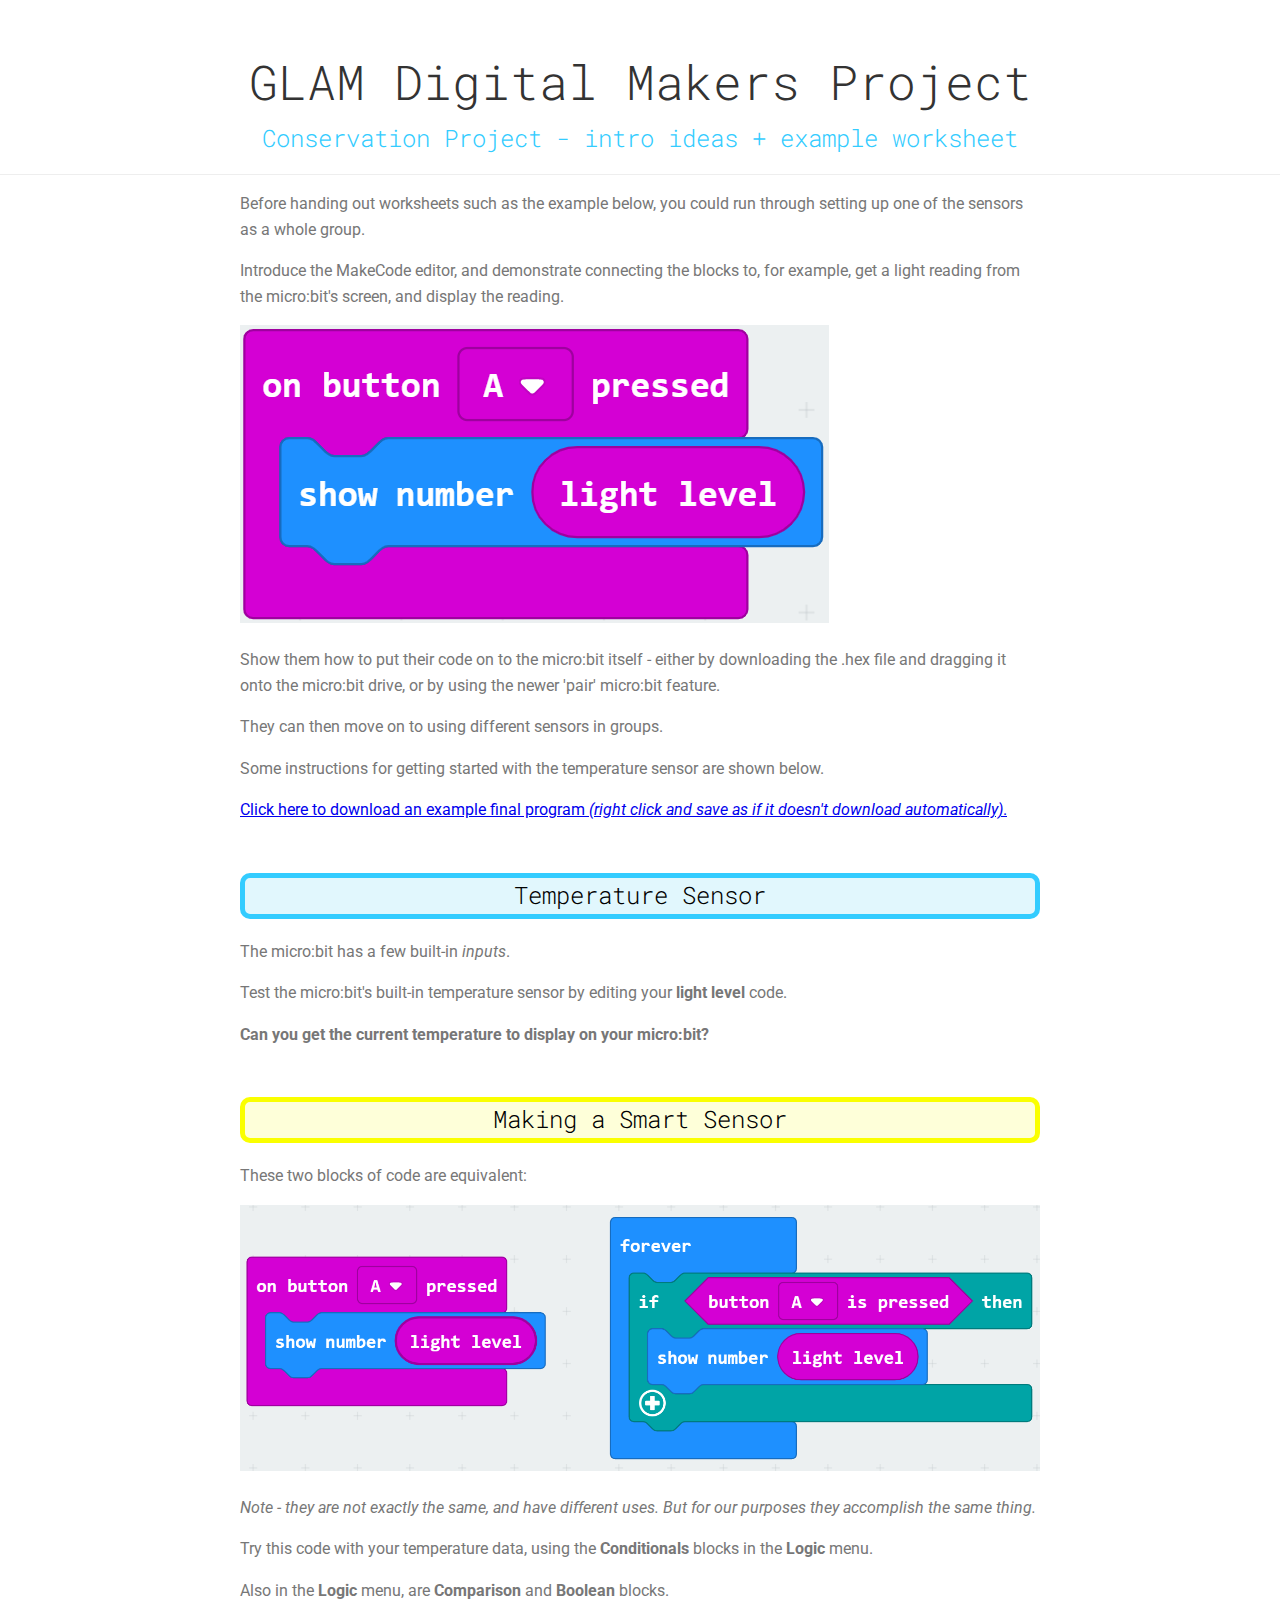
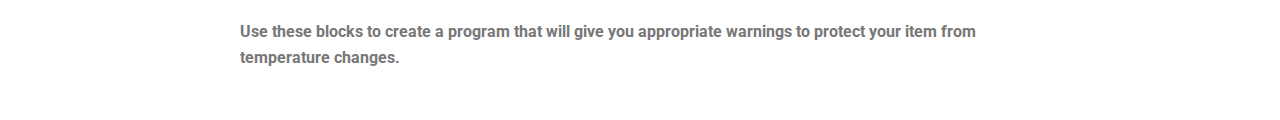
<file: conservation-example.html>
<!doctype html>
<html lang="en">
<head>
    <meta charset="utf-8">
    <meta name="viewport" content="width=device-width, initial-scale=1.0">
    <title>GLAM Digital Makers Project</title>
    <link rel="stylesheet" href="css/pure.css" integrity="sha384-" crossorigin="anonymous">
    <link href="https://fonts.googleapis.com/css?family=Roboto|Roboto+Mono&display=swap" rel="stylesheet">


        <!--[if lte IE 8]>
            <link rel="stylesheet" href="css/layouts/side-menu-old-ie.css">
        <![endif]-->
        <!--[if gt IE 8]><!-->
            <link rel="stylesheet" href="css/side-menu.css">
        <!--<![endif]-->
</head>
<body>

    <div id="main">
        <div class="header">
            <h1>GLAM Digital Makers Project</h1>
            <h2>Conservation Project - intro ideas + example worksheet</h2>
        </div>

        <div class="content">
            <p>Before handing out worksheets such as the example below, you could run through setting up one of the sensors as a whole group.</p>
            <p>Introduce the MakeCode editor, and demonstrate connecting the blocks to, for example, get a light reading from the micro:bit's screen, and display the reading.</p>
            <img class="pure-img-responsive" src=".\images\light-sensor-basic-code.PNG" alt="light sensor code example">
            <p>Show them how to put their code on to the micro:bit itself - either by downloading the .hex file and dragging it onto the micro:bit drive, or by using the newer 'pair' micro:bit feature.</p>
            <p>They can then move on to using different sensors in groups.</p>
            <p>Some instructions for getting started with the temperature sensor are shown below.</p>
            <a href="https://raw.githubusercontent.com/Isioviel/GLAM/master/examples/temp_example.hex" download>Click here to download an example final program <em>(right click and save as if it doesn't download automatically)</em>.</a>
        </div>

        <div class="content">
            <h2 class="content-subhead bg-blue">Temperature Sensor</h2>
            <p>The micro:bit has a few built-in <em>inputs</em>.</p>
            <p>Test the micro:bit's built-in temperature sensor by editing your <strong>light level</strong> code.</p>
            <p><strong>Can you get the current temperature to display on your micro:bit?</strong></p>
            <h2 class="content-subhead bg-yellow">Making a Smart Sensor</h2>
            <p>These two blocks of code are equivalent:</p>
            <img class="pure-img-responsive" src=".\images\on-vs-if.PNG" alt="on button press compared to if button pressed">
            <p><em>Note - they are not exactly the same, and have different uses. But for our purposes they accomplish the same thing.</em></p>
            <p>Try this code with your temperature data, using the <strong>Conditionals</strong> blocks in the <strong>Logic</strong> menu.</p>
            <p>Also in the <strong>Logic</strong> menu, are <strong>Comparison</strong> and <strong>Boolean</strong> blocks.</p>
            <p><strong>Use these blocks to create a program that will give you appropriate warnings to protect your item from temperature changes.</strong></p>
        </div>
    </div>

</body>
</html>
</file>
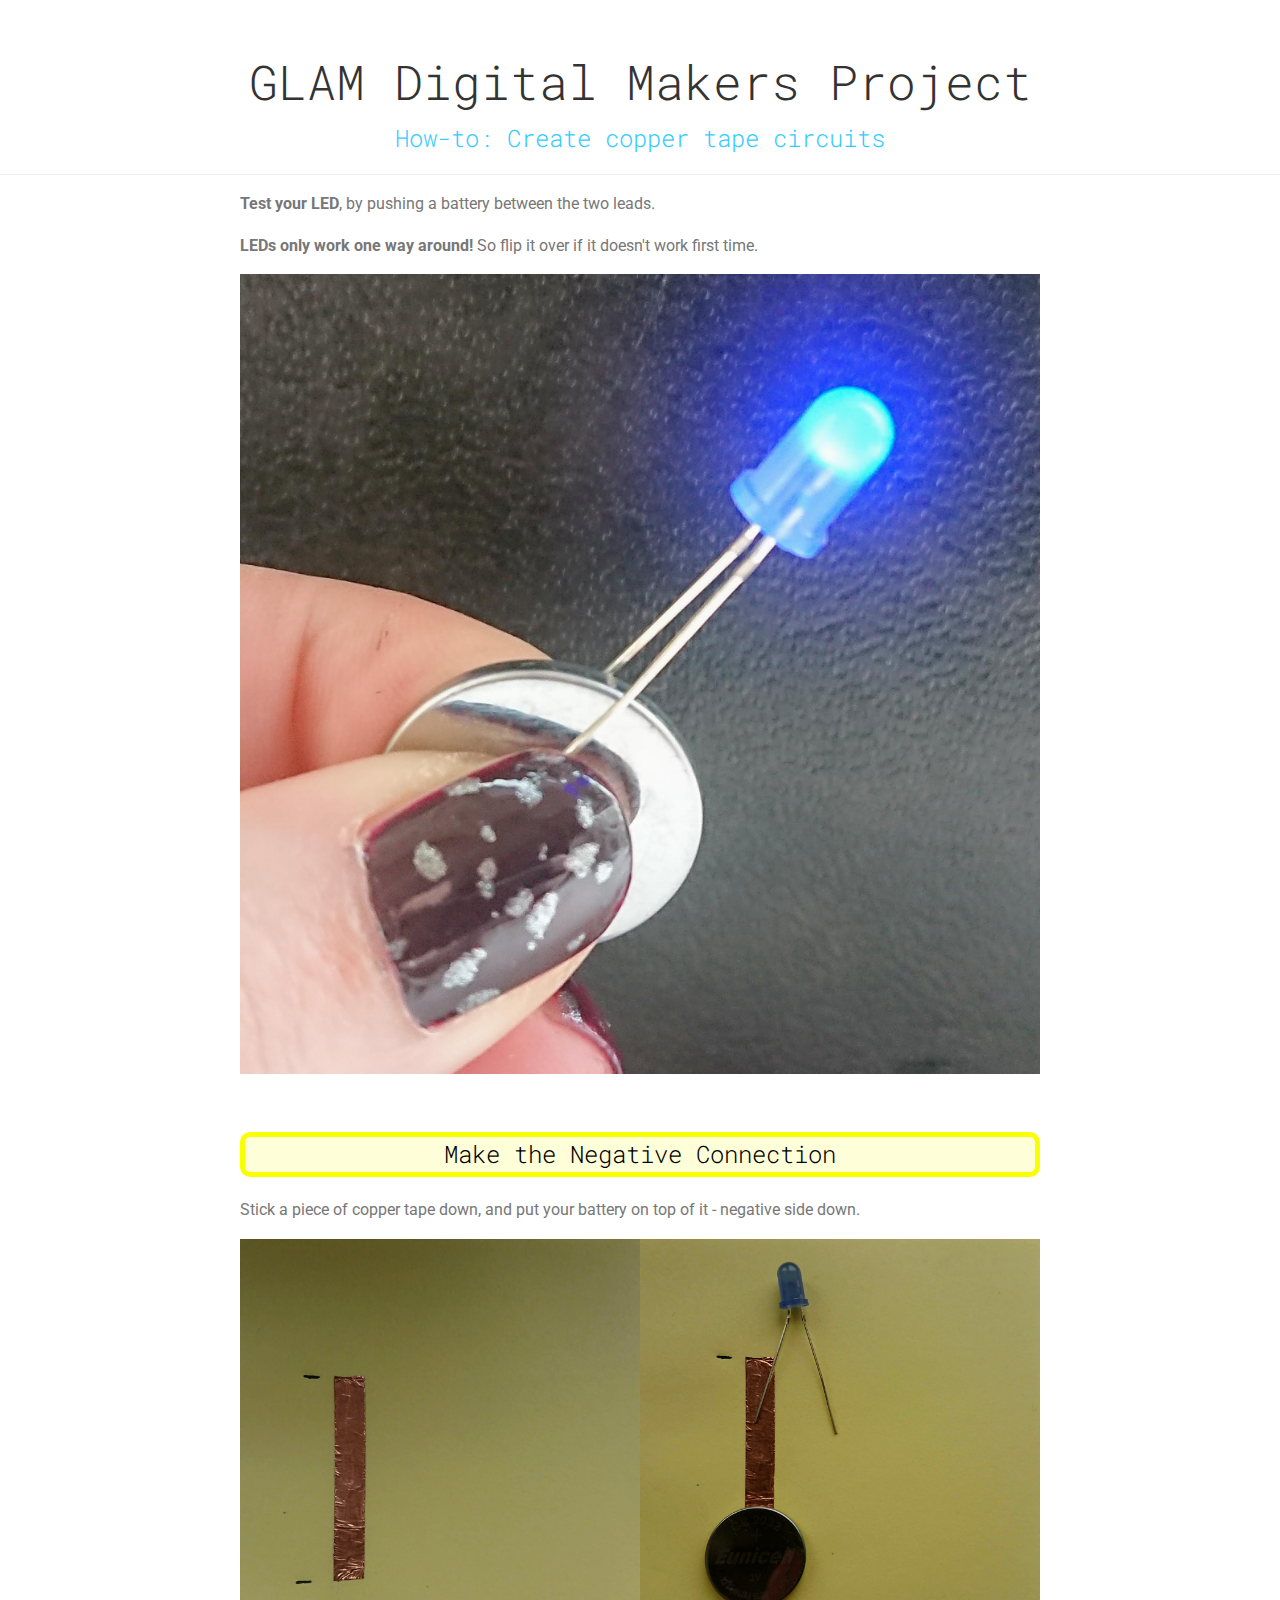
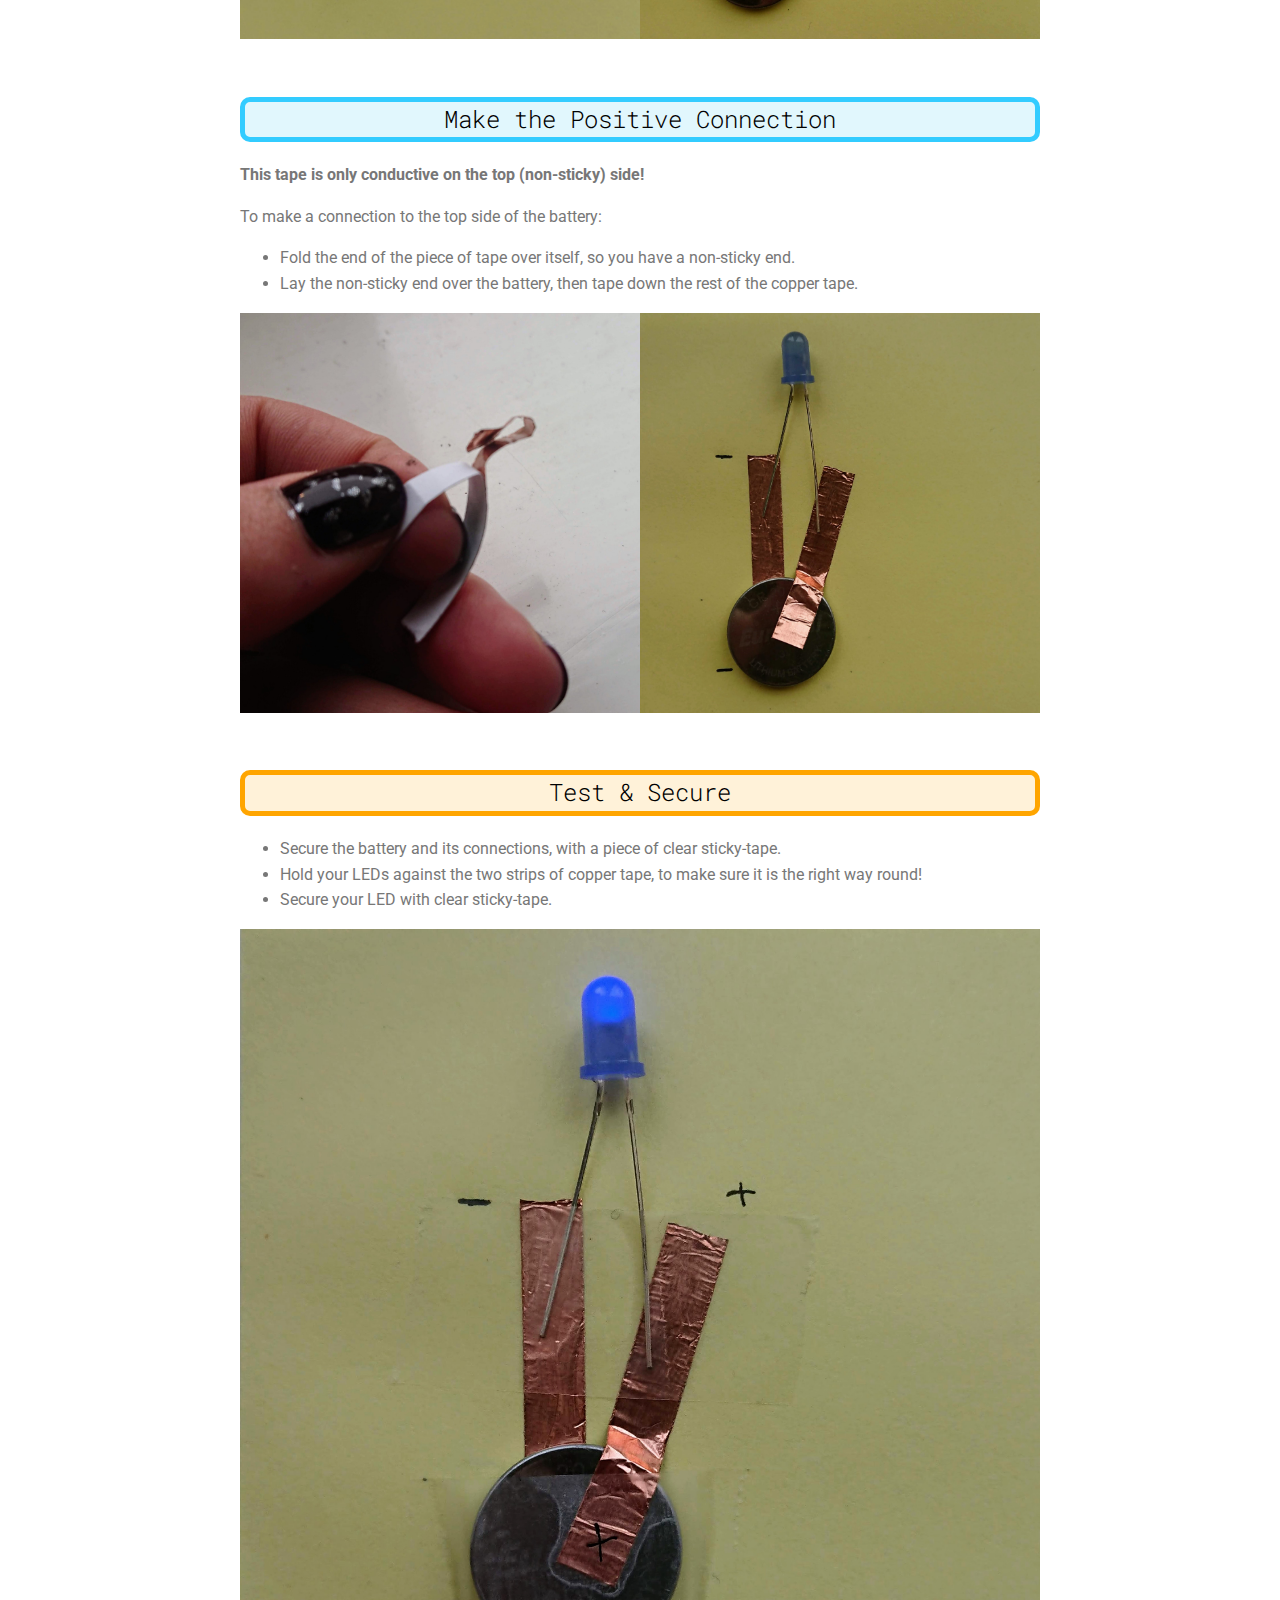
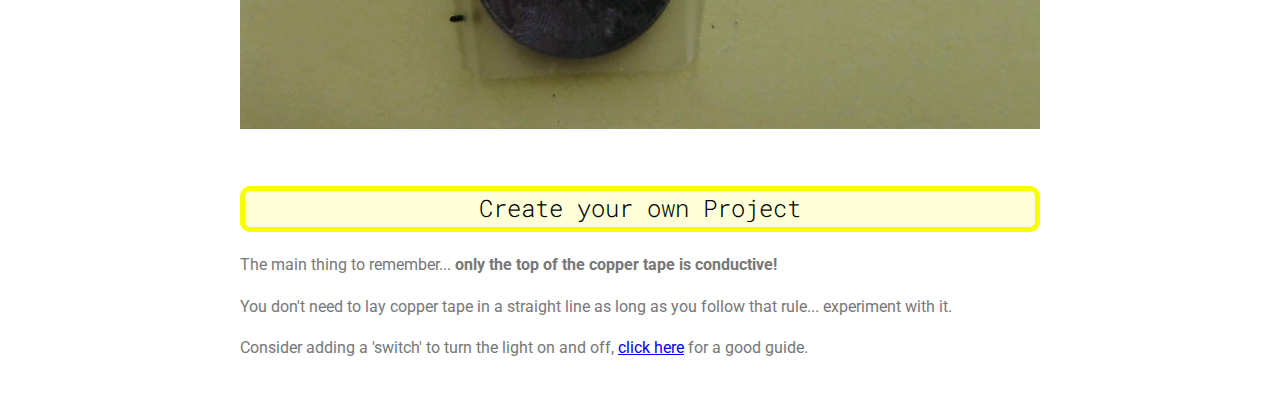
<file: copper-tape.html>
<!doctype html>
<html lang="en">
<head>
    <meta charset="utf-8">
    <meta name="viewport" content="width=device-width, initial-scale=1.0">
    <title>GLAM Digital Makers Project</title>
    <link rel="stylesheet" href="css/pure.css" integrity="sha384-" crossorigin="anonymous">
    <link href="https://fonts.googleapis.com/css?family=Roboto|Roboto+Mono&display=swap" rel="stylesheet">


        <!--[if lte IE 8]>
            <link rel="stylesheet" href="css/layouts/side-menu-old-ie.css">
        <![endif]-->
        <!--[if gt IE 8]><!-->
            <link rel="stylesheet" href="css/side-menu.css">
        <!--<![endif]-->
</head>
<body>

    <div id="main">
        <div class="header">
            <h1>GLAM Digital Makers Project</h1>
            <h2>How-to: Create copper tape circuits</h2>
        </div>

        <div id="intro" class="content">
            <p><strong>Test your LED</strong>, by pushing a battery between the two leads.</p>
            <p><strong>LEDs only work one way around!</strong> So flip it over if it doesn't work first time.</p>
            <img class="pure-img-responsive" src=".\images\copper-test-led.JPG" alt="LED on coin cell battery">
        </div>

        <div id="step1" class="content">
            <h2 class="content-subhead bg-yellow">Make the Negative Connection</h2>
            <p>Stick a piece of copper tape down, and put your battery on top of it - negative side down.</p>
            <div class="pure-g">
                <div class="pure-u-1-2">
                    <img class="pure-img-responsive" src=".\images\copper-gnd.jpg" alt="negative connection">
                </div>
                <div class="pure-u-1-2">
                    <img class="pure-img-responsive" src=".\images\copper-gnd-connected.jpg" alt="negative connection with battery">
                </div>
            </div>
          </div>

        <div id="step2" class="content">
            <h2 class="content-subhead bg-blue">Make the Positive Connection</h2>
            <p><strong>This tape is only conductive on the top (non-sticky) side!</strong></p>
            <p>To make a connection to the top side of the battery:</p>
            <ul>
              <li>Fold the end of the piece of tape over itself, so you have a non-sticky end.</li>
              <li>Lay the non-sticky end over the battery, then tape down the rest of the copper tape.</li>
            </ul>
            <div class="pure-g">
                <div class="pure-u-1-2">
                    <img class="pure-img-responsive" src=".\images\copper-folding-tape.jpg" alt="folding the tape">
                </div>
                <div class="pure-u-1-2">
                    <img class="pure-img-responsive" src=".\images\copper-pwr.jpg" alt="positive connection with battery">
                </div>
            </div>
        </div>

        <div id="step2" class="content">
            <h2 class="content-subhead bg-orange">Test & Secure</h2>
            <ul>
              <li>Secure the battery and its connections, with a piece of clear sticky-tape.</li>
              <li>Hold your LEDs against the two strips of copper tape, to make sure it is the right way round!</li>
              <li>Secure your LED with clear sticky-tape.</li>
            </ul>
            <img class="pure-img-responsive" src=".\images\copper-taped-down.jpg" alt="completed circuit">
        </div>

        <div id="step2" class="content">
            <h2 class="content-subhead bg-yellow">Create your own Project</h2>
            <p>The main thing to remember... <strong>only the top of the copper tape is conductive!</strong></p>
            <p>You don't need to lay copper tape in a straight line as long as you follow that rule... experiment with it.</p>
            <p>Consider adding a 'switch' to turn the light on and off,
              <a href="https://simonetti.media.mit.edu/~jieqi/2012/01/paper-battery-holder-tutorial/" target="_blank">click here</a>
              for a good guide.</p>
        </div>

    </div>

</body>
</html>
</file>
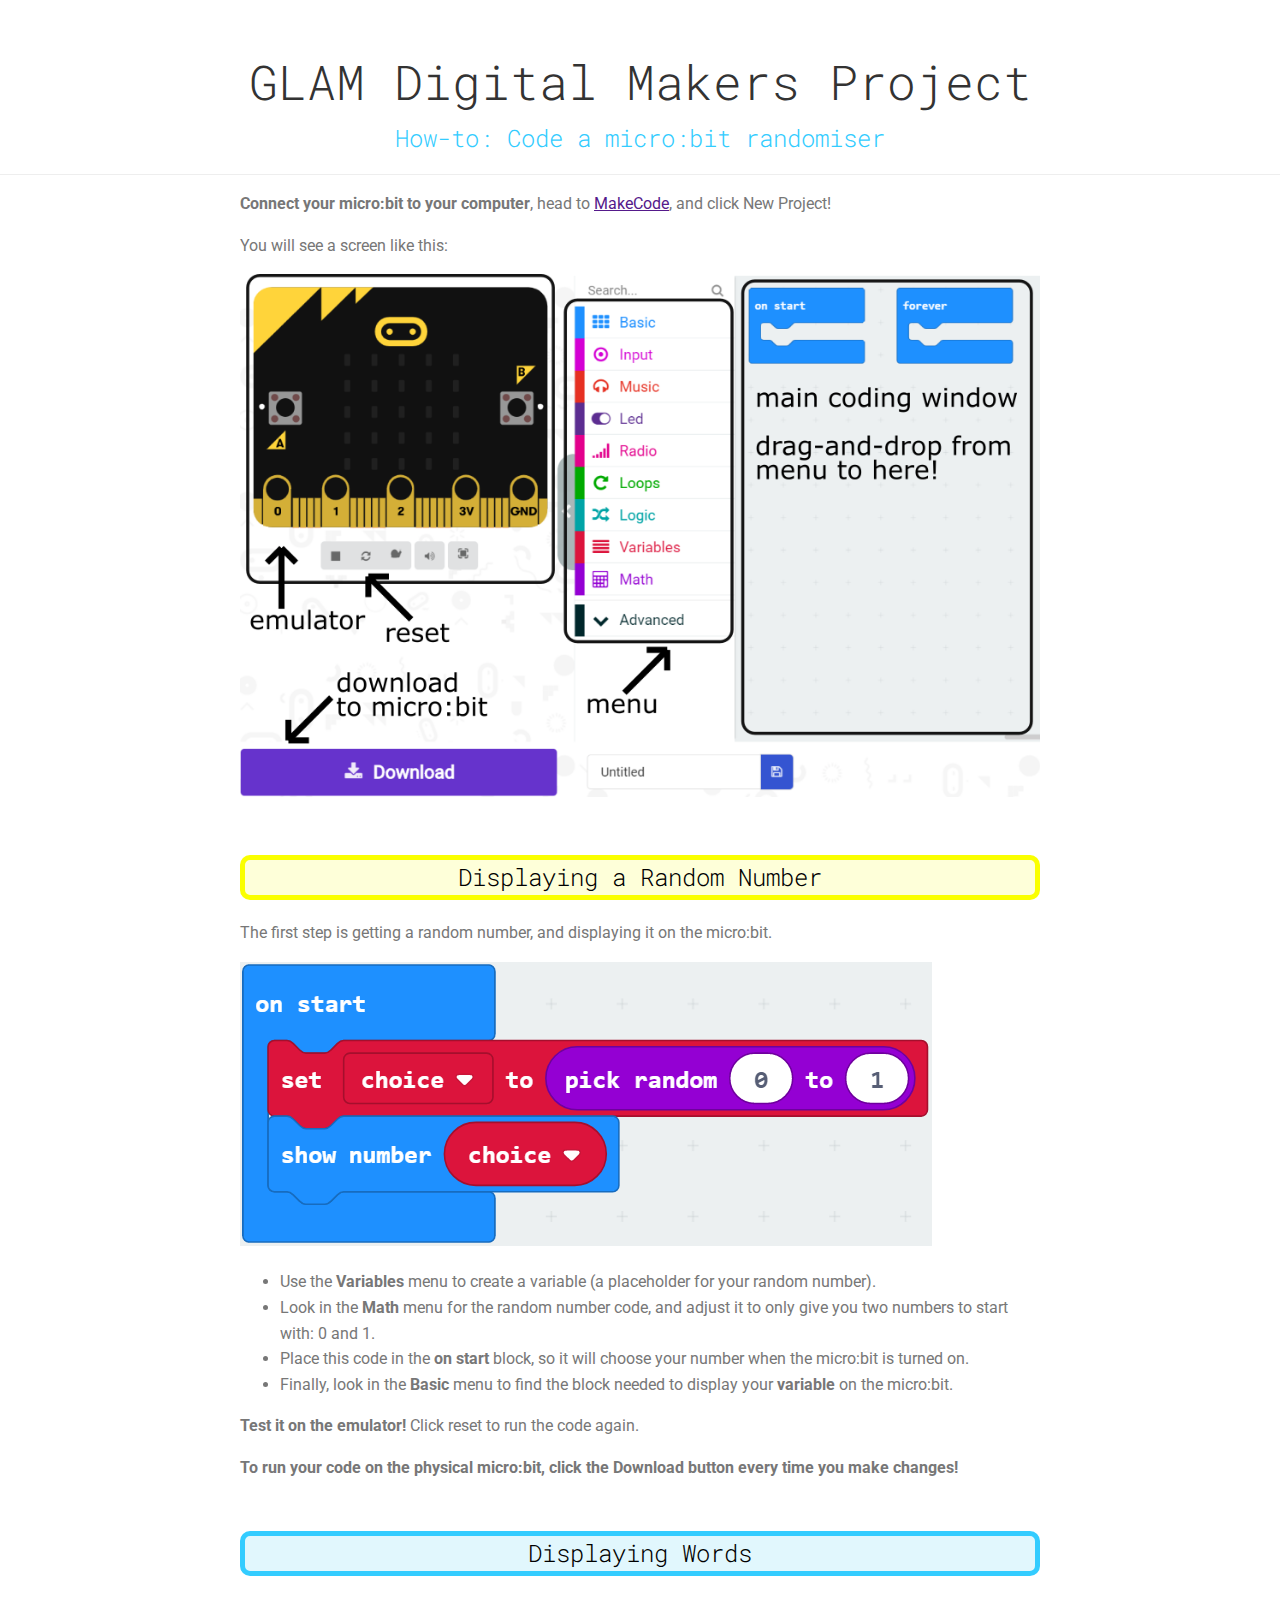
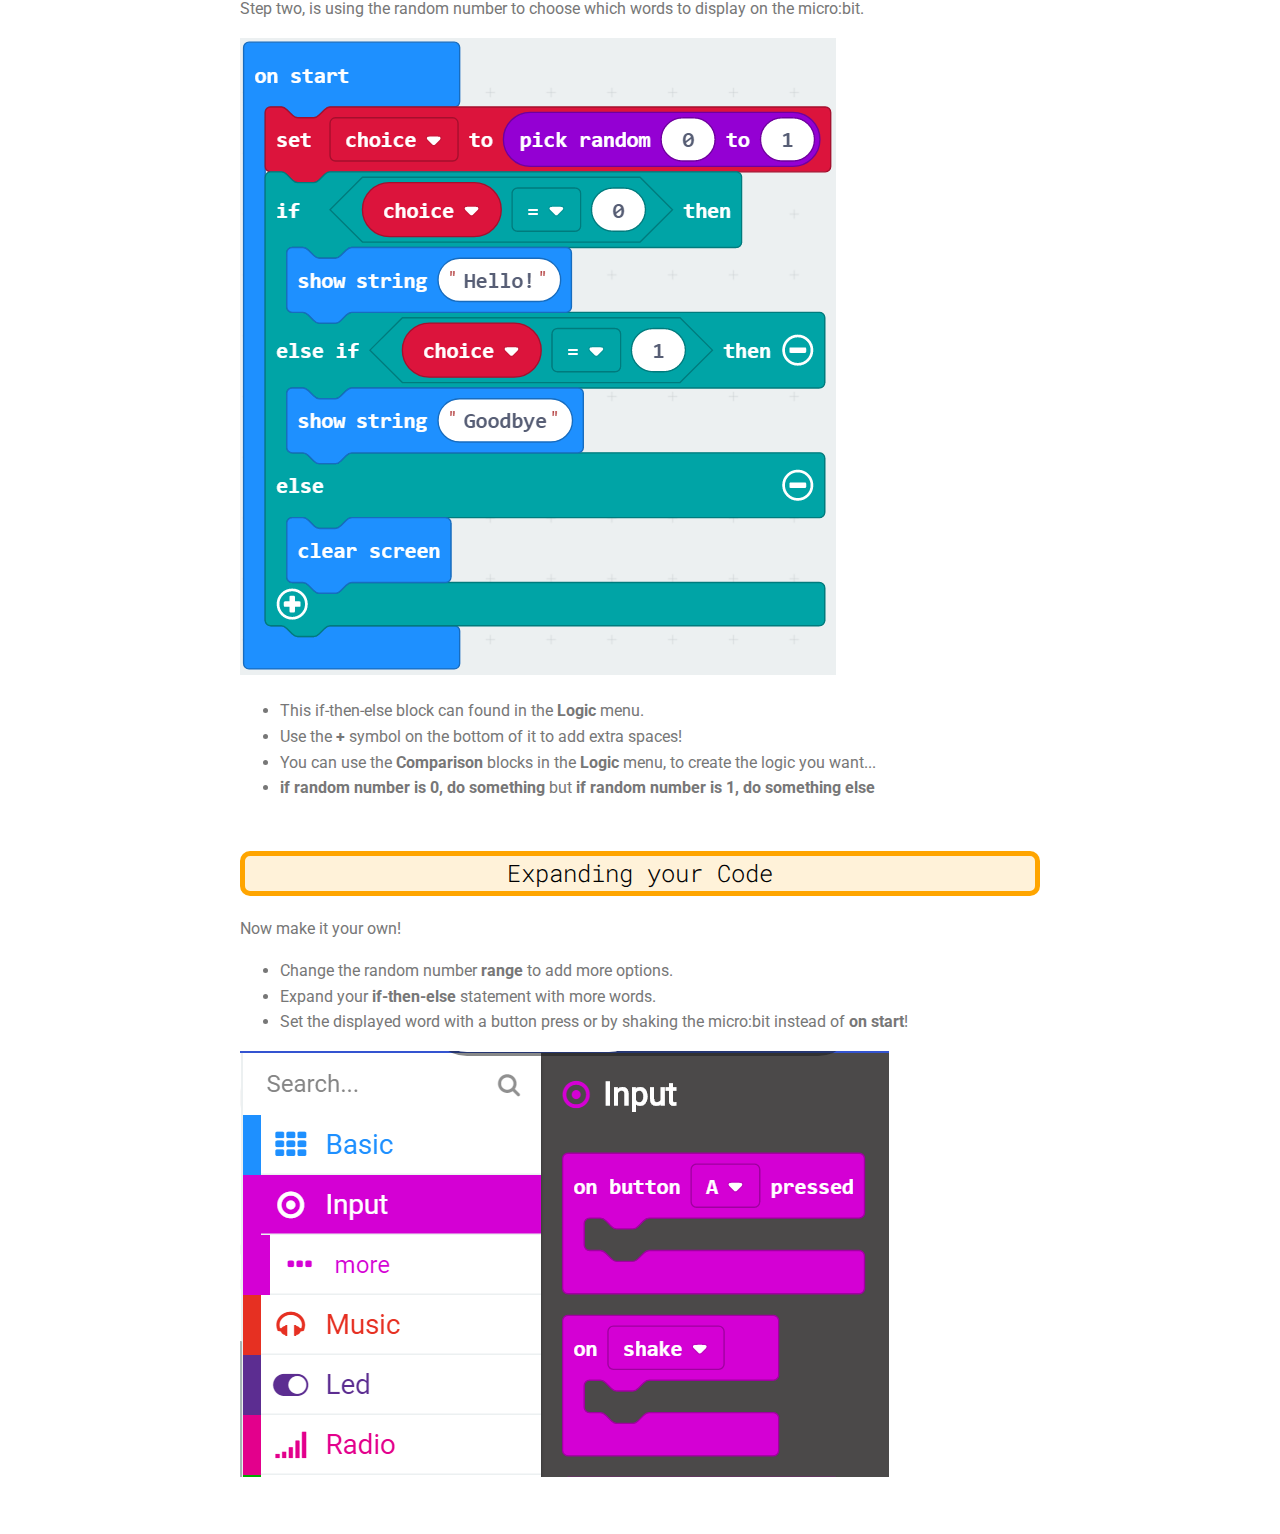
<file: micro-bit-randomiser.html>
<!doctype html>
<html lang="en">
<head>
    <meta charset="utf-8">
    <meta name="viewport" content="width=device-width, initial-scale=1.0">
    <title>GLAM Digital Makers Project</title>
    <link rel="stylesheet" href="css/pure.css" integrity="sha384-" crossorigin="anonymous">
    <link href="https://fonts.googleapis.com/css?family=Roboto|Roboto+Mono&display=swap" rel="stylesheet">


        <!--[if lte IE 8]>
            <link rel="stylesheet" href="css/layouts/side-menu-old-ie.css">
        <![endif]-->
        <!--[if gt IE 8]><!-->
            <link rel="stylesheet" href="css/side-menu.css">
        <!--<![endif]-->
</head>
<body>

    <div id="main">
        <div class="header">
            <h1>GLAM Digital Makers Project</h1>
            <h2>How-to: Code a micro:bit randomiser</h2>
        </div>

        <div id="intro" class="content">
            <p><strong>Connect your micro:bit to your computer</strong>, head to <a href="" target="_blank">MakeCode</a>, and click New Project!</p>
            <p>You will see a screen like this:</p>
            <img class="pure-img-responsive" src=".\images\makecode-annotated.png" alt="annotated MakeCode editor">
        </div>

        <div id="step1" class="content">
            <h2 class="content-subhead bg-yellow">Displaying a Random Number</h2>
            <p>The first step is getting a random number, and displaying it on the micro:bit.</p>
            <img class="pure-img-responsive" src=".\images\randomiser-variable.PNG" alt="on start, set variable to random number, display variable">
            <ul>
              <li>Use the <strong>Variables</strong> menu to create a variable (a placeholder for your random number).</li>
              <li>Look in the <strong>Math</strong> menu for the random number code, and adjust it to only give you two numbers to start with: 0 and 1.</li>
              <li>Place this code in the <strong>on start</strong> block, so it will choose your number when the micro:bit is turned on.</li>
              <li>Finally, look in the <strong>Basic</strong> menu to find the block needed to display your <strong>variable</strong> on the micro:bit.</li>
            </ul>
            <p><strong>Test it on the emulator!</strong> Click reset to run the code again.</p>
            <p><strong>To run your code on the physical micro:bit, click the Download button every time you make changes!</strong></p>
        </div>

        <div id="step2" class="content">
            <h2 class="content-subhead bg-blue">Displaying Words</h2>
            <p>Step two, is using the random number to choose which words to display on the micro:bit.</p>
            <img class="pure-img-responsive" src=".\images\randomiser-if-else.PNG" alt="if number, display word">
            <ul>
              <li>This if-then-else block can found in the <strong>Logic</strong> menu.</li>
              <li>Use the <strong>+</strong> symbol on the bottom of it to add extra spaces!</li>
              <li>You can use the <strong>Comparison</strong> blocks in the <strong>Logic</strong> menu, to create the logic you want...</li>
              <li><strong>if random number is 0, do something</strong> but <strong>if random number is 1, do something else</strong></li>
            </ul>
        </div>

        <div id="step2" class="content">
            <h2 class="content-subhead bg-orange">Expanding your Code</h2>
            <p>Now make it your own!</p>
            <ul>
              <li>Change the random number <strong>range</strong> to add more options.</li>
              <li>Expand your <strong>if-then-else</strong> statement with more words.</li>
              <li>Set the displayed word with a button press or by shaking the micro:bit instead of <strong>on start</strong>!</li>
            </ul>
            <img class="pure-img-responsive" src=".\images\randomiser-inputs.PNG" alt="input options">
        </div>

    </div>

</body>
</html>
</file>
<file: css/side-menu.css>
body {
    color: rgb(119,119,119);
}

.pure-img-responsive {
    max-width: 100%;
    height: auto;
}

/*
Add transition to containers so they can push in and out.
*/
#layout,
#menu,
.menu-link {
    -webkit-transition: all 0.2s ease-out;
    -moz-transition: all 0.2s ease-out;
    -ms-transition: all 0.2s ease-out;
    -o-transition: all 0.2s ease-out;
    transition: all 0.2s ease-out;
}

/*
This is the parent `<div>` that contains the menu and the content area.
*/
#layout {
    position: relative;
    left: 0;
    padding-left: 0;
}
    #layout.active #menu {
        left: 150px;
        width: 150px;
    }

    #layout.active .menu-link {
        left: 150px;
    }
/*
The content `<div>` is where all your content goes.
*/
.content {
    margin: 0 auto;
    padding: 0 2em;
    max-width: 800px;
    margin-bottom: 50px;
    line-height: 1.6em;
}

.header {
     font-family: "Roboto Mono", "Roboto", sans-serif;
     margin: 0;
     color: rgb(51,51,51);
     text-align: center;
     padding: 2.5em 2em 0;
     border-bottom: 1px solid #eee;
 }
    .header h1 {
        margin: 0.2em 0;
        font-size: 3em;
        font-weight: 300;
    }
     .header h2 {
        font-weight: 300;
        color: rgb(51, 204, 255);
        padding: 0;
        margin-top: 0;
    }

.content-subhead {
    margin: 50px 0 20px 0;
    font-weight: 300;
    color: rgb(0,0,0);
    border-radius: 10px;
    border: 5px solid;
    padding: 5px;
    text-align: center;
    font-family: "Roboto Mono", "Roboto", sans-serif;
}

.content-subhead-link {
  text-decoration: none;
}

.bg-yellow {
  border-color: rgb(250,255,0);
  background: rgba(250, 255, 0, 0.15);
}

.bg-blue {
  border-color: rgb(51, 204, 255);
  background: rgba(51, 204,244, 0.15);
}

.bg-orange {
  border-color: rgb(255, 165, 0);
  background: rgba(255, 165, 0, 0.15);
}

/*
The `#menu` `<div>` is the parent `<div>` that contains the `.pure-menu` that
appears on the left side of the page.
*/

#menu {
    margin-left: -150px; /* "#menu" width */
    width: 150px;
    position: fixed;
    top: 0;
    left: 0;
    bottom: 0;
    z-index: 1000; /* so the menu or its navicon stays above all content */
    background: rgb(250, 255, 0);
    overflow-y: auto;
    -webkit-overflow-scrolling: touch;
}
    /*
    All anchors inside the menu should be styled like this.
    */
    #menu a {
        color: rgb(0,0,0);
        border: none;
        padding: 0.6em 0 0.6em 0.6em;
    }

    /*
    Remove all background/borders, since we are applying them to #menu.
    */
     #menu .pure-menu,
     #menu .pure-menu ul {
        border: none;
        background: transparent;
    }

    /*
    Add that light border to separate items into groups.
    */
    #menu .pure-menu ul,
    #menu .pure-menu .menu-item-divided {
        border-top: 1px solid rgb(0,0,0);
    }
        /*
        Change color of the anchor links on hover/focus.
        */
        #menu .pure-menu li a:hover,
        #menu .pure-menu li a:focus {
            background: rgb(153,153,153);
            color: rgb(255,255,255);
        }

    /*
    This styles the selected menu item `<li>`.
    */
    #menu .pure-menu-selected,
    #menu .pure-menu-heading {
        background: rgb(153,153,153);
    }
        /*
        This styles a link within a selected menu item `<li>`.
        */
        #menu .pure-menu-selected a {
            color: rgb(255,255,255);
        }

    /*
    This styles the menu heading.
    */
    #menu .pure-menu-heading {
        font-size: 110%;
        color: rgb(255,255,255);
        margin: 0;
    }

/* -- Dynamic Button For Responsive Menu -------------------------------------*/

/*
The button to open/close the Menu is custom-made and not part of Pure. Here's
how it works:
*/

/*
`.menu-link` represents the responsive menu toggle that shows/hides on
small screens.
*/
.menu-link {
    position: fixed;
    display: block; /* show this only on small screens */
    top: 0;
    left: 0; /* "#menu width" */
    background: rgb(250,255,0);
    background: rgba(250,255,0,0.7);
    font-size: 10px; /* change this value to increase/decrease button size */
    z-index: 10;
    width: 2em;
    height: auto;
    padding: 2.1em 1.6em;
}

    .menu-link:hover,
    .menu-link:focus {
        background: rgb(250, 255, 0);
    }

    .menu-link span {
        position: relative;
        display: block;
    }

    .menu-link span,
    .menu-link span:before,
    .menu-link span:after {
        background-color: rgb(0,0,0);
        width: 100%;
        height: 0.2em;
    }

        .menu-link span:before,
        .menu-link span:after {
            position: absolute;
            margin-top: -0.6em;
            content: " ";
        }

        .menu-link span:after {
            margin-top: 0.6em;
        }


/* -- Responsive Styles (Media Queries) ------------------------------------- */

/*
Hides the menu at `48em`, but modify this based on your app's needs.
*/
@media (min-width: 48em) {

    .header,
    .content {
        padding-left: 2em;
        padding-right: 2em;
    }

    #layout {
        padding-left: 150px; /* left col width "#menu" */
        left: 0;
    }
    #menu {
        left: 150px;
    }

    .menu-link {
        position: fixed;
        left: 150px;
        display: none;
    }

    #layout.active .menu-link {
        left: 150px;
    }
}

@media (max-width: 48em) {
    /* Only apply this when the window is small. Otherwise, the following
    case results in extra padding on the left:
        * Make the window small.
        * Tap the menu to trigger the active state.
        * Make the window large again.
    */
    #layout.active {
        position: relative;
        left: 150px;
    }
}
</file>
<file: css/pure.css>
/*!
Pure v1.0.1
Copyright 2013 Yahoo!
Licensed under the BSD License.
https://github.com/pure-css/pure/blob/master/LICENSE.md
*/
/*!
normalize.css v^3.0 | MIT License | git.io/normalize
Copyright (c) Nicolas Gallagher and Jonathan Neal
*/
/*! normalize.css v3.0.3 | MIT License | github.com/necolas/normalize.css */

/**
 * 1. Set default font family to sans-serif.
 * 2. Prevent iOS and IE text size adjust after device orientation change,
 *    without disabling user zoom.
 */

html {
  font-family: "Roboto", sans-serif; /* 1 */
  -ms-text-size-adjust: 100%; /* 2 */
  -webkit-text-size-adjust: 100%; /* 2 */
}

/**
 * Remove default margin.
 */

body {
  margin: 0;
}

/* HTML5 display definitions
   ========================================================================== */

/**
 * Correct `block` display not defined for any HTML5 element in IE 8/9.
 * Correct `block` display not defined for `details` or `summary` in IE 10/11
 * and Firefox.
 * Correct `block` display not defined for `main` in IE 11.
 */

article,
aside,
details,
figcaption,
figure,
footer,
header,
hgroup,
main,
menu,
nav,
section,
summary {
  display: block;
}

/**
 * 1. Correct `inline-block` display not defined in IE 8/9.
 * 2. Normalize vertical alignment of `progress` in Chrome, Firefox, and Opera.
 */

audio,
canvas,
progress,
video {
  display: inline-block; /* 1 */
  vertical-align: baseline; /* 2 */
}

/**
 * Prevent modern browsers from displaying `audio` without controls.
 * Remove excess height in iOS 5 devices.
 */

audio:not([controls]) {
  display: none;
  height: 0;
}

/**
 * Address `[hidden]` styling not present in IE 8/9/10.
 * Hide the `template` element in IE 8/9/10/11, Safari, and Firefox < 22.
 */

[hidden],
template {
  display: none;
}

/* Links
   ========================================================================== */

/**
 * Remove the gray background color from active links in IE 10.
 */

a {
  background-color: transparent;
}

/**
 * Improve readability of focused elements when they are also in an
 * active/hover state.
 */

a:active,
a:hover {
  outline: 0;
}

/* Text-level semantics
   ========================================================================== */

/**
 * Address styling not present in IE 8/9/10/11, Safari, and Chrome.
 */

abbr[title] {
  border-bottom: 1px dotted;
}

/**
 * Address style set to `bolder` in Firefox 4+, Safari, and Chrome.
 */

b,
strong {
  font-weight: bold;
}

/**
 * Address styling not present in Safari and Chrome.
 */

dfn {
  font-style: italic;
}

/**
 * Address variable `h1` font-size and margin within `section` and `article`
 * contexts in Firefox 4+, Safari, and Chrome.
 */

h1 {
  font-size: 2em;
  margin: 0.67em 0;
}

/**
 * Address styling not present in IE 8/9.
 */

mark {
  background: #ff0;
  color: #000;
}

/**
 * Address inconsistent and variable font size in all browsers.
 */

small {
  font-size: 80%;
}

/**
 * Prevent `sub` and `sup` affecting `line-height` in all browsers.
 */

sub,
sup {
  font-size: 75%;
  line-height: 0;
  position: relative;
  vertical-align: baseline;
}

sup {
  top: -0.5em;
}

sub {
  bottom: -0.25em;
}

/* Embedded content
   ========================================================================== */

/**
 * Remove border when inside `a` element in IE 8/9/10.
 */

img {
  border: 0;
}

/**
 * Correct overflow not hidden in IE 9/10/11.
 */

svg:not(:root) {
  overflow: hidden;
}

/* Grouping content
   ========================================================================== */

/**
 * Address margin not present in IE 8/9 and Safari.
 */

figure {
  margin: 1em 40px;
}

/**
 * Address differences between Firefox and other browsers.
 */

hr {
  -webkit-box-sizing: content-box;
          box-sizing: content-box;
  height: 0;
}

/**
 * Contain overflow in all browsers.
 */

pre {
  overflow: auto;
}

/**
 * Address odd `em`-unit font size rendering in all browsers.
 */

code,
kbd,
pre,
samp {
  font-family: "Roboto Mono", monospace;
  font-size: 1em;
}

/* Forms
   ========================================================================== */

/**
 * Known limitation: by default, Chrome and Safari on OS X allow very limited
 * styling of `select`, unless a `border` property is set.
 */

/**
 * 1. Correct color not being inherited.
 *    Known issue: affects color of disabled elements.
 * 2. Correct font properties not being inherited.
 * 3. Address margins set differently in Firefox 4+, Safari, and Chrome.
 */

button,
input,
optgroup,
select,
textarea {
  color: inherit; /* 1 */
  font: inherit; /* 2 */
  margin: 0; /* 3 */
}

/**
 * Address `overflow` set to `hidden` in IE 8/9/10/11.
 */

button {
  overflow: visible;
}

/**
 * Address inconsistent `text-transform` inheritance for `button` and `select`.
 * All other form control elements do not inherit `text-transform` values.
 * Correct `button` style inheritance in Firefox, IE 8/9/10/11, and Opera.
 * Correct `select` style inheritance in Firefox.
 */

button,
select {
  text-transform: none;
}

/**
 * 1. Avoid the WebKit bug in Android 4.0.* where (2) destroys native `audio`
 *    and `video` controls.
 * 2. Correct inability to style clickable `input` types in iOS.
 * 3. Improve usability and consistency of cursor style between image-type
 *    `input` and others.
 */

button,
html input[type="button"], /* 1 */
input[type="reset"],
input[type="submit"] {
  -webkit-appearance: button; /* 2 */
  cursor: pointer; /* 3 */
}

/**
 * Re-set default cursor for disabled elements.
 */

button[disabled],
html input[disabled] {
  cursor: default;
}

/**
 * Remove inner padding and border in Firefox 4+.
 */

button::-moz-focus-inner,
input::-moz-focus-inner {
  border: 0;
  padding: 0;
}

/**
 * Address Firefox 4+ setting `line-height` on `input` using `!important` in
 * the UA stylesheet.
 */

input {
  line-height: normal;
}

/**
 * It's recommended that you don't attempt to style these elements.
 * Firefox's implementation doesn't respect box-sizing, padding, or width.
 *
 * 1. Address box sizing set to `content-box` in IE 8/9/10.
 * 2. Remove excess padding in IE 8/9/10.
 */

input[type="checkbox"],
input[type="radio"] {
  -webkit-box-sizing: border-box;
          box-sizing: border-box; /* 1 */
  padding: 0; /* 2 */
}

/**
 * Fix the cursor style for Chrome's increment/decrement buttons. For certain
 * `font-size` values of the `input`, it causes the cursor style of the
 * decrement button to change from `default` to `text`.
 */

input[type="number"]::-webkit-inner-spin-button,
input[type="number"]::-webkit-outer-spin-button {
  height: auto;
}

/**
 * 1. Address `appearance` set to `searchfield` in Safari and Chrome.
 * 2. Address `box-sizing` set to `border-box` in Safari and Chrome.
 */

input[type="search"] {
  -webkit-appearance: textfield; /* 1 */
  -webkit-box-sizing: content-box;
          box-sizing: content-box; /* 2 */
}

/**
 * Remove inner padding and search cancel button in Safari and Chrome on OS X.
 * Safari (but not Chrome) clips the cancel button when the search input has
 * padding (and `textfield` appearance).
 */

input[type="search"]::-webkit-search-cancel-button,
input[type="search"]::-webkit-search-decoration {
  -webkit-appearance: none;
}

/**
 * Define consistent border, margin, and padding.
 */

fieldset {
  border: 1px solid #c0c0c0;
  margin: 0 2px;
  padding: 0.35em 0.625em 0.75em;
}

/**
 * 1. Correct `color` not being inherited in IE 8/9/10/11.
 * 2. Remove padding so people aren't caught out if they zero out fieldsets.
 */

legend {
  border: 0; /* 1 */
  padding: 0; /* 2 */
}

/**
 * Remove default vertical scrollbar in IE 8/9/10/11.
 */

textarea {
  overflow: auto;
}

/**
 * Don't inherit the `font-weight` (applied by a rule above).
 * NOTE: the default cannot safely be changed in Chrome and Safari on OS X.
 */

optgroup {
  font-weight: bold;
}

/* Tables
   ========================================================================== */

/**
 * Remove most spacing between table cells.
 */

table {
  border-collapse: collapse;
  border-spacing: 0;
}

td,
th {
  padding: 0;
}

/*csslint important:false*/

/* ==========================================================================
   Pure Base Extras
   ========================================================================== */

/**
 * Extra rules that Pure adds on top of Normalize.css
 */

/**
 * Always hide an element when it has the `hidden` HTML attribute.
 */

.hidden,
[hidden] {
    display: none !important;
}

/**
 * Add this class to an image to make it fit within it's fluid parent wrapper while maintaining
 * aspect ratio.
 */
.pure-img {
    max-width: 100%;
    height: auto;
    display: block;
}

/*csslint regex-selectors:false, known-properties:false, duplicate-properties:false*/

.pure-g {
    letter-spacing: -0.31em; /* Webkit: collapse white-space between units */
    *letter-spacing: normal; /* reset IE < 8 */
    *word-spacing: -0.43em; /* IE < 8: collapse white-space between units */
    text-rendering: optimizespeed; /* Webkit: fixes text-rendering: optimizeLegibility */

    /*
    Sets the font stack to fonts known to work properly with the above letter
    and word spacings. See: https://github.com/pure-css/pure/issues/41/

    The following font stack makes Pure Grids work on all known environments.

    * FreeSans: Ships with many Linux distros, including Ubuntu

    * Arimo: Ships with Chrome OS. Arimo has to be defined before Helvetica and
      Arial to get picked up by the browser, even though neither is available
      in Chrome OS.

    * Droid Sans: Ships with all versions of Android.

    * Helvetica, Arial, sans-serif: Common font stack on OS X and Windows.
    */
    font-family: FreeSans, Arimo, "Droid Sans", Helvetica, Arial, sans-serif;

    /* Use flexbox when possible to avoid `letter-spacing` side-effects. */
    display: -webkit-box;
    display: -webkit-flex;
    display: -ms-flexbox;
    display: flex;
    -webkit-box-orient: horizontal;
    -webkit-box-direction: normal;
    -webkit-flex-flow: row wrap;
        -ms-flex-flow: row wrap;
            flex-flow: row wrap;

    /* Prevents distributing space between rows */
    -webkit-align-content: flex-start;
        -ms-flex-line-pack: start;
            align-content: flex-start;
}

/* IE10 display: -ms-flexbox (and display: flex in IE 11) does not work inside a table; fall back to block and rely on font hack */
@media all and (-ms-high-contrast: none), (-ms-high-contrast: active) {
	table .pure-g {
		display: block;
	}
}

/* Opera as of 12 on Windows needs word-spacing.
   The ".opera-only" selector is used to prevent actual prefocus styling
   and is not required in markup.
*/
.opera-only :-o-prefocus,
.pure-g {
    word-spacing: -0.43em;
}

.pure-u {
    display: inline-block;
    *display: inline; /* IE < 8: fake inline-block */
    zoom: 1;
    letter-spacing: normal;
    word-spacing: normal;
    vertical-align: top;
    text-rendering: auto;
}

/*
Resets the font family back to the OS/browser's default sans-serif font,
this the same font stack that Normalize.css sets for the `body`.
*/
.pure-g [class *= "pure-u"] {
    font-family: sans-serif;
}

.pure-u-1,
.pure-u-1-1,
.pure-u-1-2,
.pure-u-1-3,
.pure-u-2-3,
.pure-u-1-4,
.pure-u-3-4,
.pure-u-1-5,
.pure-u-2-5,
.pure-u-3-5,
.pure-u-4-5,
.pure-u-5-5,
.pure-u-1-6,
.pure-u-5-6,
.pure-u-1-8,
.pure-u-3-8,
.pure-u-5-8,
.pure-u-7-8,
.pure-u-1-12,
.pure-u-5-12,
.pure-u-7-12,
.pure-u-11-12,
.pure-u-1-24,
.pure-u-2-24,
.pure-u-3-24,
.pure-u-4-24,
.pure-u-5-24,
.pure-u-6-24,
.pure-u-7-24,
.pure-u-8-24,
.pure-u-9-24,
.pure-u-10-24,
.pure-u-11-24,
.pure-u-12-24,
.pure-u-13-24,
.pure-u-14-24,
.pure-u-15-24,
.pure-u-16-24,
.pure-u-17-24,
.pure-u-18-24,
.pure-u-19-24,
.pure-u-20-24,
.pure-u-21-24,
.pure-u-22-24,
.pure-u-23-24,
.pure-u-24-24 {
    display: inline-block;
    *display: inline;
    zoom: 1;
    letter-spacing: normal;
    word-spacing: normal;
    vertical-align: top;
    text-rendering: auto;
}

.pure-u-1-24 {
    width: 4.1667%;
    *width: 4.1357%;
}

.pure-u-1-12,
.pure-u-2-24 {
    width: 8.3333%;
    *width: 8.3023%;
}

.pure-u-1-8,
.pure-u-3-24 {
    width: 12.5000%;
    *width: 12.4690%;
}

.pure-u-1-6,
.pure-u-4-24 {
    width: 16.6667%;
    *width: 16.6357%;
}

.pure-u-1-5 {
    width: 20%;
    *width: 19.9690%;
}

.pure-u-5-24 {
    width: 20.8333%;
    *width: 20.8023%;
}

.pure-u-1-4,
.pure-u-6-24 {
    width: 25%;
    *width: 24.9690%;
}

.pure-u-7-24 {
    width: 29.1667%;
    *width: 29.1357%;
}

.pure-u-1-3,
.pure-u-8-24 {
    width: 33.3333%;
    *width: 33.3023%;
}

.pure-u-3-8,
.pure-u-9-24 {
    width: 37.5000%;
    *width: 37.4690%;
}

.pure-u-2-5 {
    width: 40%;
    *width: 39.9690%;
}

.pure-u-5-12,
.pure-u-10-24 {
    width: 41.6667%;
    *width: 41.6357%;
}

.pure-u-11-24 {
    width: 45.8333%;
    *width: 45.8023%;
}

.pure-u-1-2,
.pure-u-12-24 {
    width: 50%;
    *width: 49.9690%;
}

.pure-u-13-24 {
    width: 54.1667%;
    *width: 54.1357%;
}

.pure-u-7-12,
.pure-u-14-24 {
    width: 58.3333%;
    *width: 58.3023%;
}

.pure-u-3-5 {
    width: 60%;
    *width: 59.9690%;
}

.pure-u-5-8,
.pure-u-15-24 {
    width: 62.5000%;
    *width: 62.4690%;
}

.pure-u-2-3,
.pure-u-16-24 {
    width: 66.6667%;
    *width: 66.6357%;
}

.pure-u-17-24 {
    width: 70.8333%;
    *width: 70.8023%;
}

.pure-u-3-4,
.pure-u-18-24 {
    width: 75%;
    *width: 74.9690%;
}

.pure-u-19-24 {
    width: 79.1667%;
    *width: 79.1357%;
}

.pure-u-4-5 {
    width: 80%;
    *width: 79.9690%;
}

.pure-u-5-6,
.pure-u-20-24 {
    width: 83.3333%;
    *width: 83.3023%;
}

.pure-u-7-8,
.pure-u-21-24 {
    width: 87.5000%;
    *width: 87.4690%;
}

.pure-u-11-12,
.pure-u-22-24 {
    width: 91.6667%;
    *width: 91.6357%;
}

.pure-u-23-24 {
    width: 95.8333%;
    *width: 95.8023%;
}

.pure-u-1,
.pure-u-1-1,
.pure-u-5-5,
.pure-u-24-24 {
    width: 100%;
}
.pure-button {
    /* Structure */
    display: inline-block;
    zoom: 1;
    line-height: normal;
    white-space: nowrap;
    vertical-align: middle;
    text-align: center;
    cursor: pointer;
    -webkit-user-drag: none;
    -webkit-user-select: none;
       -moz-user-select: none;
        -ms-user-select: none;
            user-select: none;
    -webkit-box-sizing: border-box;
            box-sizing: border-box;
}

/* Firefox: Get rid of the inner focus border */
.pure-button::-moz-focus-inner {
    padding: 0;
    border: 0;
}

/* Inherit .pure-g styles */
.pure-button-group {
    letter-spacing: -0.31em; /* Webkit: collapse white-space between units */
    *letter-spacing: normal; /* reset IE < 8 */
    *word-spacing: -0.43em; /* IE < 8: collapse white-space between units */
    text-rendering: optimizespeed; /* Webkit: fixes text-rendering: optimizeLegibility */
}

.opera-only :-o-prefocus,
.pure-button-group {
    word-spacing: -0.43em;
}

.pure-button-group .pure-button {
    letter-spacing: normal;
    word-spacing: normal;
    vertical-align: top;
    text-rendering: auto;
}

/*csslint outline-none:false*/

.pure-button {
    font-family: inherit;
    font-size: 100%;
    padding: 0.5em 1em;
    color: #444; /* rgba not supported (IE 8) */
    color: rgba(0, 0, 0, 0.80); /* rgba supported */
    border: 1px solid #999;  /*IE 6/7/8*/
    border: none rgba(0, 0, 0, 0);  /*IE9 + everything else*/
    background-color: #E6E6E6;
    text-decoration: none;
    border-radius: 2px;
}

.pure-button-hover,
.pure-button:hover,
.pure-button:focus {
    background-image: -webkit-gradient(linear, left top, left bottom, from(transparent), color-stop(40%, rgba(0,0,0, 0.05)), to(rgba(0,0,0, 0.10)));
    background-image: -webkit-linear-gradient(transparent, rgba(0,0,0, 0.05) 40%, rgba(0,0,0, 0.10));
    background-image: linear-gradient(transparent, rgba(0,0,0, 0.05) 40%, rgba(0,0,0, 0.10));
}
.pure-button:focus {
    outline: 0;
}
.pure-button-active,
.pure-button:active {
    -webkit-box-shadow: 0 0 0 1px rgba(0,0,0, 0.15) inset, 0 0 6px rgba(0,0,0, 0.20) inset;
            box-shadow: 0 0 0 1px rgba(0,0,0, 0.15) inset, 0 0 6px rgba(0,0,0, 0.20) inset;
    border-color: #000;
}

.pure-button[disabled],
.pure-button-disabled,
.pure-button-disabled:hover,
.pure-button-disabled:focus,
.pure-button-disabled:active {
    border: none;
    background-image: none;
    /* csslint ignore:start */
    filter: alpha(opacity=40);
    /* csslint ignore:end */
    opacity: 0.40;
    cursor: not-allowed;
    -webkit-box-shadow: none;
            box-shadow: none;
    pointer-events: none;
}

.pure-button-hidden {
    display: none;
}

.pure-button-primary,
.pure-button-selected,
a.pure-button-primary,
a.pure-button-selected {
    background-color: rgb(0, 120, 231);
    color: #fff;
}

/* Button Groups */
.pure-button-group .pure-button {
    margin: 0;
    border-radius: 0;
    border-right: 1px solid #111;  /* fallback color for rgba() for IE7/8 */
    border-right: 1px solid rgba(0, 0, 0, 0.2);

}

.pure-button-group .pure-button:first-child {
    border-top-left-radius: 2px;
    border-bottom-left-radius: 2px;
}
.pure-button-group .pure-button:last-child {
    border-top-right-radius: 2px;
    border-bottom-right-radius: 2px;
    border-right: none;
}

/*csslint box-model:false*/
/*
Box-model set to false because we're setting a height on select elements, which
also have border and padding. This is done because some browsers don't render
the padding. We explicitly set the box-model for select elements to border-box,
so we can ignore the csslint warning.
*/

.pure-form input[type="text"],
.pure-form input[type="password"],
.pure-form input[type="email"],
.pure-form input[type="url"],
.pure-form input[type="date"],
.pure-form input[type="month"],
.pure-form input[type="time"],
.pure-form input[type="datetime"],
.pure-form input[type="datetime-local"],
.pure-form input[type="week"],
.pure-form input[type="number"],
.pure-form input[type="search"],
.pure-form input[type="tel"],
.pure-form input[type="color"],
.pure-form select,
.pure-form textarea {
    padding: 0.5em 0.6em;
    display: inline-block;
    border: 1px solid #ccc;
    -webkit-box-shadow: inset 0 1px 3px #ddd;
            box-shadow: inset 0 1px 3px #ddd;
    border-radius: 4px;
    vertical-align: middle;
    -webkit-box-sizing: border-box;
            box-sizing: border-box;
}

/*
Need to separate out the :not() selector from the rest of the CSS 2.1 selectors
since IE8 won't execute CSS that contains a CSS3 selector.
*/
.pure-form input:not([type]) {
    padding: 0.5em 0.6em;
    display: inline-block;
    border: 1px solid #ccc;
    -webkit-box-shadow: inset 0 1px 3px #ddd;
            box-shadow: inset 0 1px 3px #ddd;
    border-radius: 4px;
    -webkit-box-sizing: border-box;
            box-sizing: border-box;
}


/* Chrome (as of v.32/34 on OS X) needs additional room for color to display. */
/* May be able to remove this tweak as color inputs become more standardized across browsers. */
.pure-form input[type="color"] {
    padding: 0.2em 0.5em;
}


.pure-form input[type="text"]:focus,
.pure-form input[type="password"]:focus,
.pure-form input[type="email"]:focus,
.pure-form input[type="url"]:focus,
.pure-form input[type="date"]:focus,
.pure-form input[type="month"]:focus,
.pure-form input[type="time"]:focus,
.pure-form input[type="datetime"]:focus,
.pure-form input[type="datetime-local"]:focus,
.pure-form input[type="week"]:focus,
.pure-form input[type="number"]:focus,
.pure-form input[type="search"]:focus,
.pure-form input[type="tel"]:focus,
.pure-form input[type="color"]:focus,
.pure-form select:focus,
.pure-form textarea:focus {
    outline: 0;
    border-color: #129FEA;
}

/*
Need to separate out the :not() selector from the rest of the CSS 2.1 selectors
since IE8 won't execute CSS that contains a CSS3 selector.
*/
.pure-form input:not([type]):focus {
    outline: 0;
    border-color: #129FEA;
}

.pure-form input[type="file"]:focus,
.pure-form input[type="radio"]:focus,
.pure-form input[type="checkbox"]:focus {
    outline: thin solid #129FEA;
    outline: 1px auto #129FEA;
}
.pure-form .pure-checkbox,
.pure-form .pure-radio {
    margin: 0.5em 0;
    display: block;
}

.pure-form input[type="text"][disabled],
.pure-form input[type="password"][disabled],
.pure-form input[type="email"][disabled],
.pure-form input[type="url"][disabled],
.pure-form input[type="date"][disabled],
.pure-form input[type="month"][disabled],
.pure-form input[type="time"][disabled],
.pure-form input[type="datetime"][disabled],
.pure-form input[type="datetime-local"][disabled],
.pure-form input[type="week"][disabled],
.pure-form input[type="number"][disabled],
.pure-form input[type="search"][disabled],
.pure-form input[type="tel"][disabled],
.pure-form input[type="color"][disabled],
.pure-form select[disabled],
.pure-form textarea[disabled] {
    cursor: not-allowed;
    background-color: #eaeded;
    color: #cad2d3;
}

/*
Need to separate out the :not() selector from the rest of the CSS 2.1 selectors
since IE8 won't execute CSS that contains a CSS3 selector.
*/
.pure-form input:not([type])[disabled] {
    cursor: not-allowed;
    background-color: #eaeded;
    color: #cad2d3;
}
.pure-form input[readonly],
.pure-form select[readonly],
.pure-form textarea[readonly] {
    background-color: #eee; /* menu hover bg color */
    color: #777; /* menu text color */
    border-color: #ccc;
}

.pure-form input:focus:invalid,
.pure-form textarea:focus:invalid,
.pure-form select:focus:invalid {
    color: #b94a48;
    border-color: #e9322d;
}
.pure-form input[type="file"]:focus:invalid:focus,
.pure-form input[type="radio"]:focus:invalid:focus,
.pure-form input[type="checkbox"]:focus:invalid:focus {
    outline-color: #e9322d;
}
.pure-form select {
    /* Normalizes the height; padding is not sufficient. */
    height: 2.25em;
    border: 1px solid #ccc;
    background-color: white;
}
.pure-form select[multiple] {
    height: auto;
}
.pure-form label {
    margin: 0.5em 0 0.2em;
}
.pure-form fieldset {
    margin: 0;
    padding: 0.35em 0 0.75em;
    border: 0;
}
.pure-form legend {
    display: block;
    width: 100%;
    padding: 0.3em 0;
    margin-bottom: 0.3em;
    color: #333;
    border-bottom: 1px solid #e5e5e5;
}

.pure-form-stacked input[type="text"],
.pure-form-stacked input[type="password"],
.pure-form-stacked input[type="email"],
.pure-form-stacked input[type="url"],
.pure-form-stacked input[type="date"],
.pure-form-stacked input[type="month"],
.pure-form-stacked input[type="time"],
.pure-form-stacked input[type="datetime"],
.pure-form-stacked input[type="datetime-local"],
.pure-form-stacked input[type="week"],
.pure-form-stacked input[type="number"],
.pure-form-stacked input[type="search"],
.pure-form-stacked input[type="tel"],
.pure-form-stacked input[type="color"],
.pure-form-stacked input[type="file"],
.pure-form-stacked select,
.pure-form-stacked label,
.pure-form-stacked textarea {
    display: block;
    margin: 0.25em 0;
}

/*
Need to separate out the :not() selector from the rest of the CSS 2.1 selectors
since IE8 won't execute CSS that contains a CSS3 selector.
*/
.pure-form-stacked input:not([type]) {
    display: block;
    margin: 0.25em 0;
}
.pure-form-aligned input,
.pure-form-aligned textarea,
.pure-form-aligned select,
/* NOTE: pure-help-inline is deprecated. Use .pure-form-message-inline instead. */
.pure-form-aligned .pure-help-inline,
.pure-form-message-inline {
    display: inline-block;
    *display: inline;
    *zoom: 1;
    vertical-align: middle;
}
.pure-form-aligned textarea {
    vertical-align: top;
}

/* Aligned Forms */
.pure-form-aligned .pure-control-group {
    margin-bottom: 0.5em;
}
.pure-form-aligned .pure-control-group label {
    text-align: right;
    display: inline-block;
    vertical-align: middle;
    width: 10em;
    margin: 0 1em 0 0;
}
.pure-form-aligned .pure-controls {
    margin: 1.5em 0 0 11em;
}

/* Rounded Inputs */
.pure-form input.pure-input-rounded,
.pure-form .pure-input-rounded {
    border-radius: 2em;
    padding: 0.5em 1em;
}

/* Grouped Inputs */
.pure-form .pure-group fieldset {
    margin-bottom: 10px;
}
.pure-form .pure-group input,
.pure-form .pure-group textarea {
    display: block;
    padding: 10px;
    margin: 0 0 -1px;
    border-radius: 0;
    position: relative;
    top: -1px;
}
.pure-form .pure-group input:focus,
.pure-form .pure-group textarea:focus {
    z-index: 3;
}
.pure-form .pure-group input:first-child,
.pure-form .pure-group textarea:first-child {
    top: 1px;
    border-radius: 4px 4px 0 0;
    margin: 0;
}
.pure-form .pure-group input:first-child:last-child,
.pure-form .pure-group textarea:first-child:last-child {
    top: 1px;
    border-radius: 4px;
    margin: 0;
}
.pure-form .pure-group input:last-child,
.pure-form .pure-group textarea:last-child {
    top: -2px;
    border-radius: 0 0 4px 4px;
    margin: 0;
}
.pure-form .pure-group button {
    margin: 0.35em 0;
}

.pure-form .pure-input-1 {
    width: 100%;
}
.pure-form .pure-input-3-4 {
    width: 75%;
}
.pure-form .pure-input-2-3 {
    width: 66%;
}
.pure-form .pure-input-1-2 {
    width: 50%;
}
.pure-form .pure-input-1-3 {
    width: 33%;
}
.pure-form .pure-input-1-4 {
    width: 25%;
}

/* Inline help for forms */
/* NOTE: pure-help-inline is deprecated. Use .pure-form-message-inline instead. */
.pure-form .pure-help-inline,
.pure-form-message-inline {
    display: inline-block;
    padding-left: 0.3em;
    color: #666;
    vertical-align: middle;
    font-size: 0.875em;
}

/* Block help for forms */
.pure-form-message {
    display: block;
    color: #666;
    font-size: 0.875em;
}

@media only screen and (max-width : 480px) {
    .pure-form button[type="submit"] {
        margin: 0.7em 0 0;
    }

    .pure-form input:not([type]),
    .pure-form input[type="text"],
    .pure-form input[type="password"],
    .pure-form input[type="email"],
    .pure-form input[type="url"],
    .pure-form input[type="date"],
    .pure-form input[type="month"],
    .pure-form input[type="time"],
    .pure-form input[type="datetime"],
    .pure-form input[type="datetime-local"],
    .pure-form input[type="week"],
    .pure-form input[type="number"],
    .pure-form input[type="search"],
    .pure-form input[type="tel"],
    .pure-form input[type="color"],
    .pure-form label {
        margin-bottom: 0.3em;
        display: block;
    }

    .pure-group input:not([type]),
    .pure-group input[type="text"],
    .pure-group input[type="password"],
    .pure-group input[type="email"],
    .pure-group input[type="url"],
    .pure-group input[type="date"],
    .pure-group input[type="month"],
    .pure-group input[type="time"],
    .pure-group input[type="datetime"],
    .pure-group input[type="datetime-local"],
    .pure-group input[type="week"],
    .pure-group input[type="number"],
    .pure-group input[type="search"],
    .pure-group input[type="tel"],
    .pure-group input[type="color"] {
        margin-bottom: 0;
    }

    .pure-form-aligned .pure-control-group label {
        margin-bottom: 0.3em;
        text-align: left;
        display: block;
        width: 100%;
    }

    .pure-form-aligned .pure-controls {
        margin: 1.5em 0 0 0;
    }

    /* NOTE: pure-help-inline is deprecated. Use .pure-form-message-inline instead. */
    .pure-form .pure-help-inline,
    .pure-form-message-inline,
    .pure-form-message {
        display: block;
        font-size: 0.75em;
        /* Increased bottom padding to make it group with its related input element. */
        padding: 0.2em 0 0.8em;
    }
}

/*csslint adjoining-classes: false, box-model:false*/
.pure-menu {
    -webkit-box-sizing: border-box;
            box-sizing: border-box;
}

.pure-menu-fixed {
    position: fixed;
    left: 0;
    top: 0;
    z-index: 3;
}

.pure-menu-list,
.pure-menu-item {
    position: relative;
}

.pure-menu-list {
    list-style: none;
    margin: 0;
    padding: 0;
}

.pure-menu-item {
    padding: 0;
    margin: 0;
    height: 100%;
}

.pure-menu-link,
.pure-menu-heading {
    display: block;
    text-decoration: none;
    white-space: nowrap;
}

/* HORIZONTAL MENU */
.pure-menu-horizontal {
    width: 100%;
    white-space: nowrap;
}

.pure-menu-horizontal .pure-menu-list {
    display: inline-block;
}

/* Initial menus should be inline-block so that they are horizontal */
.pure-menu-horizontal .pure-menu-item,
.pure-menu-horizontal .pure-menu-heading,
.pure-menu-horizontal .pure-menu-separator {
    display: inline-block;
    *display: inline;
    zoom: 1;
    vertical-align: middle;
}

/* Submenus should still be display: block; */
.pure-menu-item .pure-menu-item {
    display: block;
}

.pure-menu-children {
    display: none;
    position: absolute;
    left: 100%;
    top: 0;
    margin: 0;
    padding: 0;
    z-index: 3;
}

.pure-menu-horizontal .pure-menu-children {
    left: 0;
    top: auto;
    width: inherit;
}

.pure-menu-allow-hover:hover > .pure-menu-children,
.pure-menu-active > .pure-menu-children {
    display: block;
    position: absolute;
}

/* Vertical Menus - show the dropdown arrow */
.pure-menu-has-children > .pure-menu-link:after {
    padding-left: 0.5em;
    content: "\25B8";
    font-size: small;
}

/* Horizontal Menus - show the dropdown arrow */
.pure-menu-horizontal .pure-menu-has-children > .pure-menu-link:after {
    content: "\25BE";
}

/* scrollable menus */
.pure-menu-scrollable {
    overflow-y: scroll;
    overflow-x: hidden;
}

.pure-menu-scrollable .pure-menu-list {
    display: block;
}

.pure-menu-horizontal.pure-menu-scrollable .pure-menu-list {
    display: inline-block;
}

.pure-menu-horizontal.pure-menu-scrollable {
    white-space: nowrap;
    overflow-y: hidden;
    overflow-x: auto;
    -webkit-overflow-scrolling: touch;
    /* a little extra padding for this style to allow for scrollbars */
    padding: .5em 0;
}

/* misc default styling */

.pure-menu-separator,
.pure-menu-horizontal .pure-menu-children .pure-menu-separator {
    background-color: #ccc;
    height: 1px;
    margin: .3em 0;
}

.pure-menu-horizontal .pure-menu-separator {
    width: 1px;
    height: 1.3em;
    margin: 0 .3em ;
}

/* Need to reset the separator since submenu is vertical */
.pure-menu-horizontal .pure-menu-children .pure-menu-separator {
    display: block;
    width: auto;
}

.pure-menu-heading {
    text-transform: uppercase;
    color: #565d64;
}

.pure-menu-link {
    color: #777;
}

.pure-menu-children {
    background-color: #fff;
}

.pure-menu-link,
.pure-menu-disabled,
.pure-menu-heading {
    padding: .5em 1em;
}

.pure-menu-disabled {
    opacity: .5;
}

.pure-menu-disabled .pure-menu-link:hover {
    background-color: transparent;
}

.pure-menu-active > .pure-menu-link,
.pure-menu-link:hover,
.pure-menu-link:focus {
    background-color: #eee;
}

.pure-menu-selected > .pure-menu-link,
.pure-menu-selected > .pure-menu-link:visited {
    color: #000;
}

.pure-table {
    /* Remove spacing between table cells (from Normalize.css) */
    border-collapse: collapse;
    border-spacing: 0;
    empty-cells: show;
    border: 1px solid #cbcbcb;
}

.pure-table caption {
    color: #000;
    font: italic 85%/1 arial, sans-serif;
    padding: 1em 0;
    text-align: center;
}

.pure-table td,
.pure-table th {
    border-left: 1px solid #cbcbcb;/*  inner column border */
    border-width: 0 0 0 1px;
    font-size: inherit;
    margin: 0;
    overflow: visible; /*to make ths where the title is really long work*/
    padding: 0.5em 1em; /* cell padding */
}

.pure-table thead {
    background-color: #e0e0e0;
    color: #000;
    text-align: left;
    vertical-align: bottom;
}

/*
striping:
   even - #fff (white)
   odd  - #f2f2f2 (light gray)
*/
.pure-table td {
    background-color: transparent;
}
.pure-table-odd td {
    background-color: #f2f2f2;
}

/* nth-child selector for modern browsers */
.pure-table-striped tr:nth-child(2n-1) td {
    background-color: #f2f2f2;
}

/* BORDERED TABLES */
.pure-table-bordered td {
    border-bottom: 1px solid #cbcbcb;
}
.pure-table-bordered tbody > tr:last-child > td {
    border-bottom-width: 0;
}


/* HORIZONTAL BORDERED TABLES */

.pure-table-horizontal td,
.pure-table-horizontal th {
    border-width: 0 0 1px 0;
    border-bottom: 1px solid #cbcbcb;
}
.pure-table-horizontal tbody > tr:last-child > td {
    border-bottom-width: 0;
}
</file>
